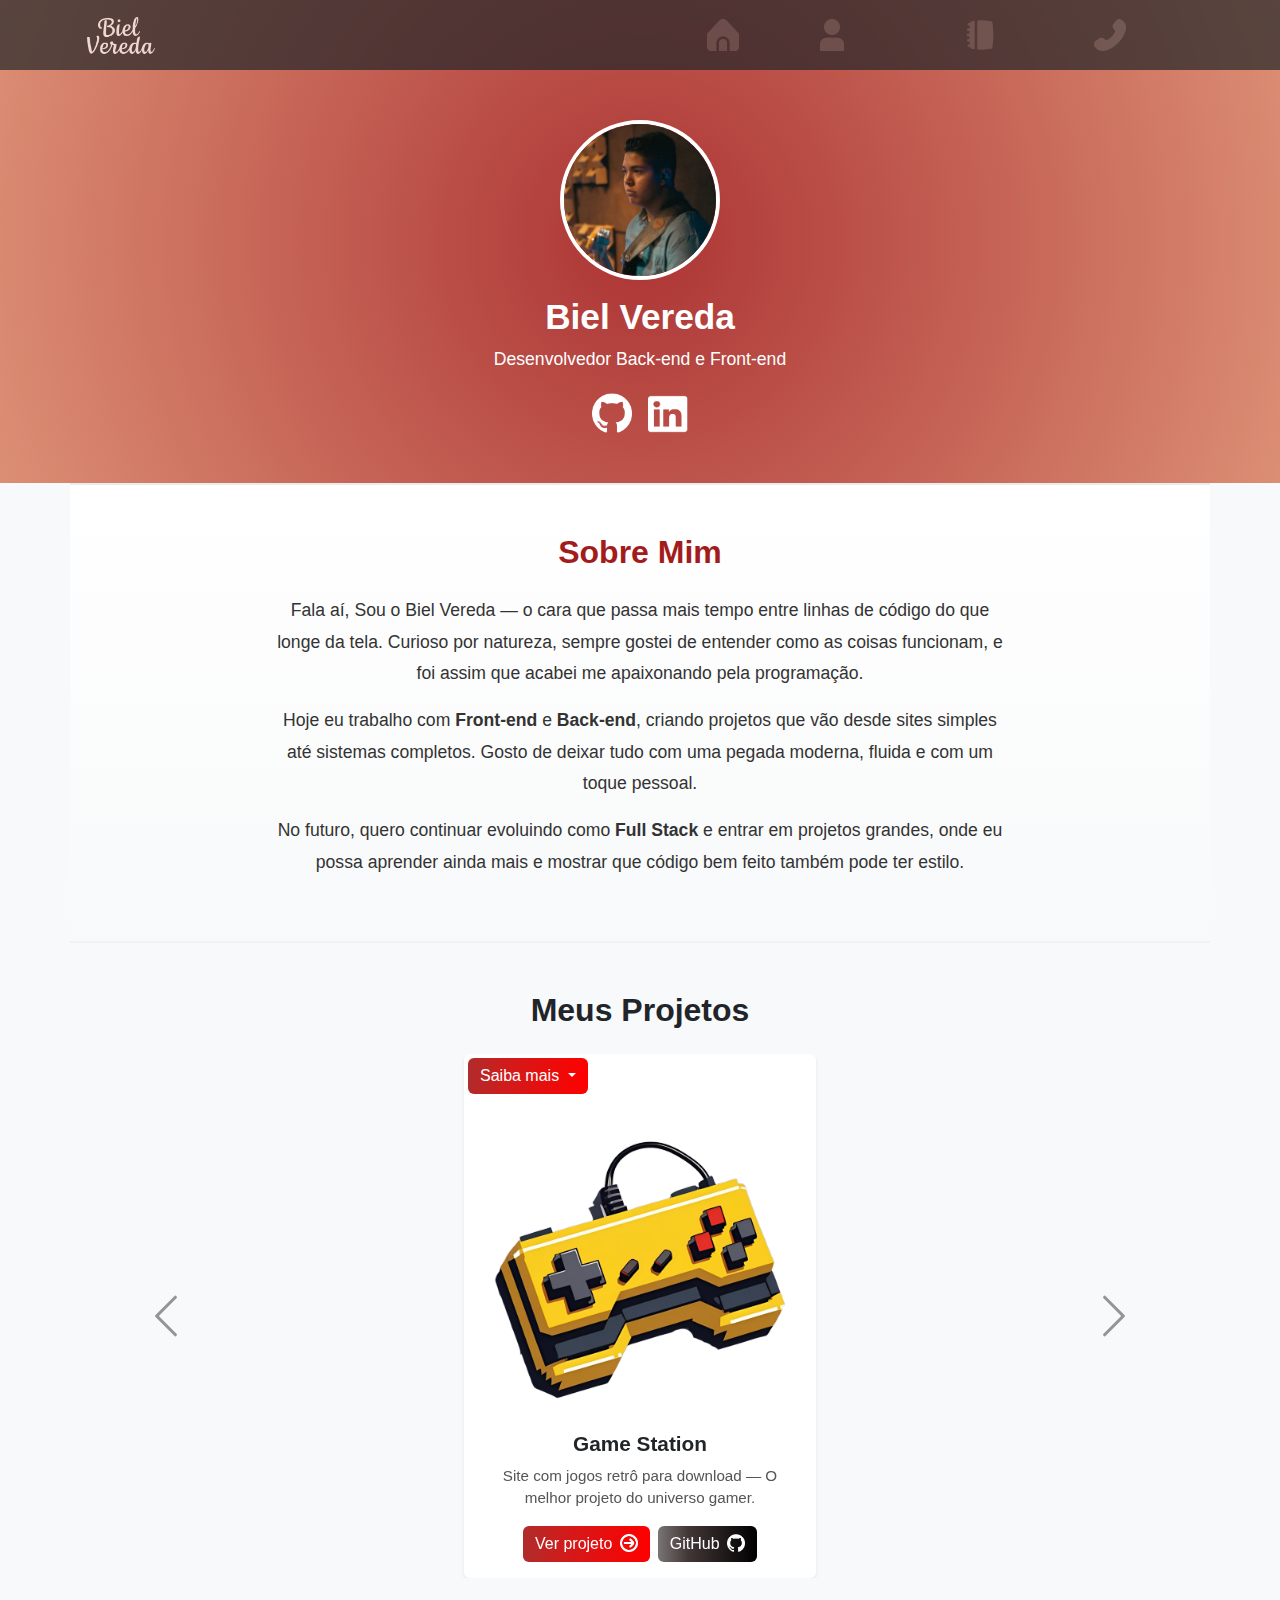
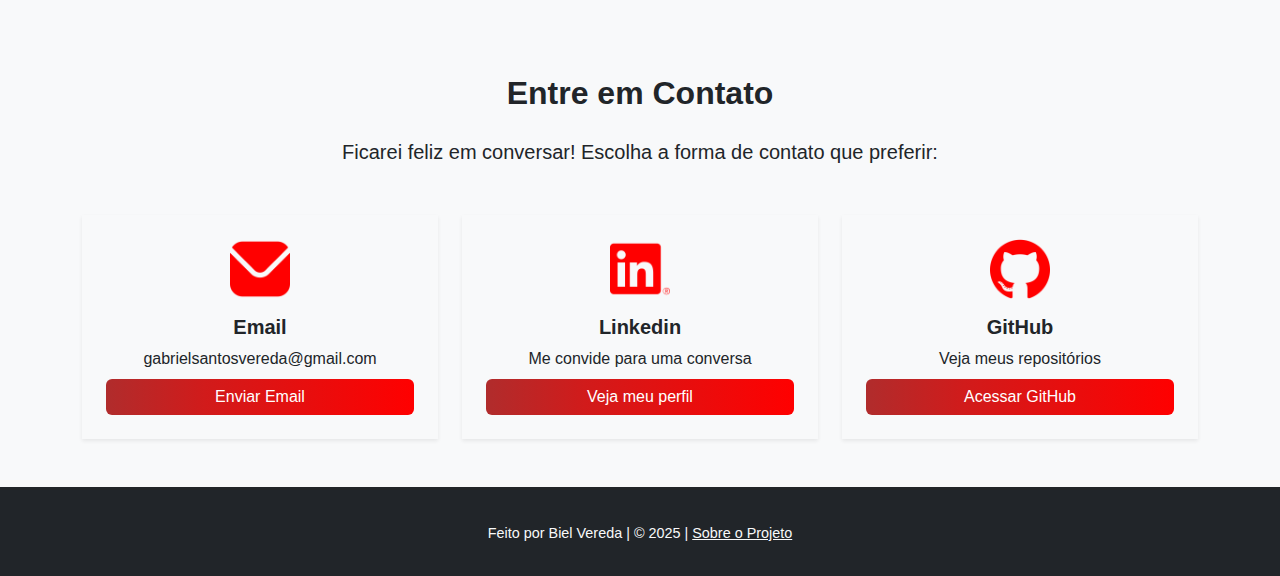
<file: Portifolio_Bootstrap/index.html>
<!DOCTYPE html>
<html lang="pt-br">

<head>
  <meta charset="UTF-8" />
  <meta name="viewport" content="width=device-width, initial-scale=1" />
  <title>Portfólio - Biel Vereda</title>
  <link rel="icon" href="https://via.placeholder.com/32" type="image/png" />
  <link href="https://cdn.jsdelivr.net/npm/bootstrap@5.3.3/dist/css/bootstrap.min.css" rel="stylesheet" />
  <link rel="stylesheet" href="./src/assets/styles/style.css" />

  <link rel="icon" href="./src/assets/images/icons/logo-site.png" type="image/png" />
  <link rel="shortcut icon" href="./src/assets/images/icons/logo-site.png" type="image/png" />
</head>

<body>
  <!-- ===== NAVBAR ===== -->
  <nav class="navbar navbar-expand-lg navbar-dark bg-dark fixed-top">
    <div class="container">
      <a class="navbar-brand" href="#">
        <img src="./src/assets/images/icons/logo.png" alt="Logo Biel Vereda" height="40" />
      </a>

      <button class="navbar-toggler" type="button" data-bs-toggle="collapse" data-bs-target="#navbarNav">
        <span class="navbar-toggler-icon"></span>
      </button>

      <div class="collapse navbar-collapse justify-content-end" id="navbarNav">
        <ul class="navbar-nav align-items-center">
          <li class="nav-item mx-0">
            <a class="nav-link d-flex align-items-center" href="#hero">
              <img src="./src/assets/images/icons/casa.png" alt="Início" class="nav-icon" />
              <span>Início</span>
            </a>
          </li>
          <li class="nav-item mx-0">
            <a class="nav-link d-flex align-items-center" href="#sobre">
              <img src="./src/assets/images/icons/sobre.png" alt="Sobre Mim" class="nav-icon" />
              <span>Sobre mim</span>
            </a>
          </li>
          <li class="nav-item mx-0">
            <a class="nav-link d-flex align-items-center" href="#projetos">
              <img src="./src/assets/images/icons/caderno.png" alt="Projetos" class="nav-icon" />
              <span>Projetos</span>
            </a>
          </li>
          <li class="nav-item mx-0">
            <a class="nav-link d-flex align-items-center" href="#contato">
              <img src="./src/assets/images/icons/telefone.png" alt="Contato" class="nav-icon" />
              <span>Contato</span>
            </a>
          </li>
        </ul>
      </div>
    </div>
  </nav>

  <!-- ===== HERO ===== -->
  <section id="hero" class="hero text-center">
    <img src="./src/assets/images/GabrielVereda.jpg" alt="Foto do Biel Vereda" class="rounded-circle mb-3" width="180"
      height="180" />
    <h1 class="fw-bold">Biel Vereda</h1>
    <p class="lead">Desenvolvedor Back-end e Front-end</p>

    <div class="d-flex justify-content-center gap-3 mt-3" id="logos">
      <a href="https://github.com/BielVereda" target="_blank" aria-label="GitHub">
        <img src="./src/assets/images/icons/github.png" alt="GitHub" />
      </a>
      <a href="https://www.linkedin.com/in/gabriel-vereda/" target="_blank" aria-label="LinkedIn">
        <img src="./src/assets/images/icons/linkedin.png" alt="LinkedIn" />
      </a>
    </div>
  </section>

  <!-- ===== SOBRE MIM ===== -->
  <section id="sobre" class="sobre container py-5">
    <h2 class="text-center mb-4">Sobre Mim</h2>
    <div class="row justify-content-center align-items-center">
      <div class="col-md-8 text-center">
        <p class="lead">
          Fala aí, Sou o <strong>Biel Vereda</strong> — o cara que passa mais
          tempo entre linhas de código do que longe da tela. Curioso por
          natureza, sempre gostei de entender como as coisas funcionam, e foi
          assim que acabei me apaixonando pela programação.
        </p>
        <p>
          Hoje eu trabalho com <strong>Front-end</strong> e
          <strong>Back-end</strong>, criando projetos que vão desde sites
          simples até sistemas completos. Gosto de deixar tudo com uma pegada
          moderna, fluida e com um toque pessoal.
        </p>
        <p>
          No futuro, quero continuar evoluindo como
          <strong>Full Stack</strong> e entrar em projetos grandes, onde eu
          possa aprender ainda mais e mostrar que código bem feito também pode
          ter estilo.
        </p>
      </div>
    </div>
  </section>

  <!-- ===== PROJETOS ===== -->
  <section id="projetos" class="container py-5">
    <h2 class="text-center mb-4">Meus Projetos</h2>

    <div id="carouselProjetos" class="carousel slide carousel-fade" data-bs-ride="carousel" data-bs-interval="4500">
      <div class="carousel-inner">
        <!-- Projeto 1 -->
        <div class="carousel-item active">
          <div class="card shadow-sm mx-auto" style="max-width: 22rem">
            <div class="dropdown mt-1 ms-1">
              <button class="btn btn-secondary dropdown-toggle" type="button" id="dropdownProjeto1"
                data-bs-toggle="dropdown" aria-expanded="false">
                Saiba mais
              </button>

              <ul class="dropdown-menu" aria-labelledby="dropdownProjeto1">
                <li>
                  <span class="dropdown-item-text">
                    O Game Station é um site onde eu disponibilizo jogos clássicos de consoles antigos — GBA, GBC, PS1,
                    PSP,
                    Nintendo DS e 3DS — tudo de forma gratuita, com os arquivos hospedados no Google Drive.
                  </span>
                  <span class="dropdown-item-text">
                    A ideia era criar um refúgio pra quem ama os games retrô e quer reviver aquela vibe raiz utilizando
                    vários
                    emuladores diferentes.
                  </span>
                  <span class="dropdown-item-text">
                    O layout é limpo, direto ao ponto e com aquele toque de nostalgia que só quem cresceu jogando
                    Pokémon FireRed
                    entende.
                  </span>
                </li>
              </ul>
            </div>

            <div class="card-img-wrapper">
              <img src="./src/assets/images/projects/GameStation.svg" class="card-img-top" alt="Projeto Game Station" />
            </div>
            <div class="card-body text-center">
              <h5 class="card-title">Game Station</h5>
              <p class="card-text">
                Site com jogos retrô para download — O melhor projeto do
                universo gamer.
              </p>
              <div class="d-flex justify-content-center gap-2">
                <a href="https://gamestationvereda.vercel.app/" class="btn btn-primary" target="_blank">
                  Ver projeto
                  <img src="./src/assets/images/icons/seta.png" alt="Seta" width="18" height="18" />
                </a>
                <a href="https://github.com/BielVereda/Game_Station.git" class="btn btn-github" target="_blank">
                  GitHub
                  <img src="./src/assets/images/icons/github.png" alt="GitHub" width="18" height="18" />
                </a>
              </div>
            </div>
          </div>
        </div>

        <!-- Projeto 2 -->
        <div class="carousel-item">
          <div class="card shadow-sm mx-auto" style="max-width: 22rem">
            <div class="dropdown mt-1 ms-1">
              <button class="btn btn-secondary dropdown-toggle" type="button" id="dropdownProjeto1"
                data-bs-toggle="dropdown" aria-expanded="false">
                Saiba mais
              </button>
              <ul class="dropdown-menu" aria-labelledby="dropdownProjeto1">
                <li>
                  <span class="dropdown-item-text">
                    Esse projeto nasceu dentro do SENAI, mas o bagulho ficou
                    tão bonito que dava pra lançar no mercado fácil.</span>
                  <span class="dropdown-item-text">
                    O DataCenter SENAI é um site completo que reúne
                    informações, ferramentas e conteúdos criados pros alunos e
                    professores.</span>
                  <span class="dropdown-item-text">
                    Eu e minha equipe fizemos questão de deixar o visual
                    moderno, leve e responsivo — cada detalhe do design foi
                    pensado para manter o padrão SENAI de qualidade.</span>
                  <span class="dropdown-item-text">
                    É um dos meus projetos mais bem estruturados em HTML, CSS
                    e JS — um verdadeiro modelo de organização e design.
                  </span>
                </li>
              </ul>
            </div>
            <div class="card-img-wrapper">
              <img src="./src/assets/images/projects/SENAI.svg" class="card-img-top" alt="Projeto DataCenter SENAI" />
            </div>
            <div class="card-body text-center">
              <h5 class="card-title">DataCenter SENAI</h5>
              <p class="card-text">
                Painel web moderno baseado em HTML, CSS e JS — Estilo SENAI.
              </p>
              <div class="d-flex justify-content-center gap-2">
                <a href="https://data-center-senai.vercel.app/" class="btn btn-primary" target="_blank">
                  Ver projeto
                  <img src="./src/assets/images/icons/seta.png" alt="Seta" width="18" height="18" />
                </a>
                <a href="https://github.com/BielVereda/DataCenter_SENAI.git" class="btn btn-github" target="_blank">
                  GitHub
                  <img src="./src/assets/images/icons/github.png" alt="GitHub" width="18" height="18" />
                </a>
              </div>
            </div>
          </div>
        </div>

        <!-- Projeto 3 -->
        <div class="carousel-item">
          <div class="card shadow-sm mx-auto" style="max-width: 22rem">
            <div class="dropdown mt-1 ms-1">
              <button class="btn btn-secondary dropdown-toggle" type="button" id="dropdownProjeto1"
                data-bs-toggle="dropdown" aria-expanded="false">
                Saiba mais
              </button>
              <ul class="dropdown-menu" aria-labelledby="dropdownProjeto1">
                <li>
                  <span class="dropdown-item-text">
                    O Portal de Denúncia é uma plataforma que permite que
                    pessoas façam denúncias de forma segura, com anonimato e
                    facilidade.</span>
                  <span class="dropdown-item-text">
                    A ideia principal é ajudar quem precisa falar, mas tem
                    medo de se expor — tudo com uma interface simples e
                    objetiva.</span>
                  <span class="dropdown-item-text">
                    O design foi pensado pra transmitir confiança e seriedade,
                    mas sem deixar de ser moderno.</span>
                </li>
              </ul>
            </div>
            <div class="card-img-wrapper">
              <img src="./src/assets/images/projects/DenunciaAnonima.png" class="card-img-top"
                alt="Projeto Portal de Denúncia" />
            </div>
            <div class="card-body text-center">
              <h5 class="card-title">Portal de Denúncia</h5>
              <p class="card-text">
                Sistema web para denúncias anônimas — Segurança e cidadania
                juntas.
              </p>
              <div class="d-flex justify-content-center gap-2">
                <a href="https://site-denuncia-safe-speak.vercel.app/" class="btn btn-primary" target="_blank">
                  Ver projeto
                  <img src="./src/assets/images/icons/seta.png" alt="Seta" width="18" height="18" />
                </a>
                <a href="https://github.com/BielVereda/Site_Denuncia.git" class="btn btn-github" target="_blank">
                  GitHub
                  <img src="./src/assets/images/icons/github.png" alt="GitHub" width="18" height="18" />
                </a>
              </div>
            </div>
          </div>
        </div>
      </div>

      <button class="carousel-control-prev" type="button" data-bs-target="#carouselProjetos" data-bs-slide="prev">
        <span class="carousel-control-prev-icon"></span>
        <span class="visually-hidden">Anterior</span>
      </button>
      <button class="carousel-control-next" type="button" data-bs-target="#carouselProjetos" data-bs-slide="next">
        <span class="carousel-control-next-icon"></span>
        <span class="visually-hidden">Próximo</span>
      </button>
    </div>
  </section>

  <!-- ===== CONTATO ===== -->
  <section id="contato" class="py-5">
    <div class="container text-center">
      <h2 class="fw-bold mb-4">Entre em Contato</h2>
      <p class="lead mb-5">
        Ficarei feliz em conversar! Escolha a forma de contato que preferir:
      </p>

      <div class="row justify-content-center g-4">

        <!-- Email -->
        <div class="col-md-4">
          <div class="contact-card p-4 shadow-sm">
            <img src="./src/assets/images/icons/envelope_vermelho.png" width="60" class="mb-3" alt="Email" />
            <h5 class="fw-bold">Email</h5>
            <p class="mb-2">gabrielsantosvereda@gmail.com</p>
            <a href="mailto:gabrielsantosvereda@gmail.com" class="btn btn-primary w-100">
              Enviar Email
            </a>
          </div>
        </div>

        <div class="col-md-4">
          <div class="contact-card p-4 shadow-sm">
            <img src="./src/assets/images/icons/linkedin_vermelho.png" width="60" class="mb-3" alt="Linkedin" />
            <h5 class="fw-bold">Linkedin</h5>
            <p class="mb-2">Me convide para uma conversa</p>
            <a href="www.linkedin.com/in/gabriel-vereda" class="btn btn-primary w-100">
              Veja meu perfil
            </a>
          </div>
        </div>

        <!-- GitHub -->
        <div class="col-md-4">
          <div class="contact-card p-4 shadow-sm">
            <img src="./src/assets/images/icons/github_vermelho.png" width="60" class="mb-3" alt="GitHub" />
            <h5 class="fw-bold">GitHub</h5>
            <p class="mb-2">Veja meus repositórios</p>
            <a href="https://github.com/BielVereda" target="_blank" class="btn btn-dark w-100">
              Acessar GitHub
            </a>
          </div>
        </div>

      </div>
    </div>
  </section>


  <!-- ===== FOOTER ===== -->
  <footer id="contato" class="bg-dark text-light text-center py-3">
    <p>
      Feito por Biel Vereda | © 2025 |
      <a href="./src/assets/pages/sobre.html" class="text-light text-decoration-underline">Sobre o Projeto</a>
    </p>
  </footer>

  <script src="https://cdn.jsdelivr.net/npm/bootstrap@5.3.3/dist/js/bootstrap.bundle.min.js"></script>
  <script src="./src/assets/js/rolagem_suave.js"></script>
</body>

</html>
</file>
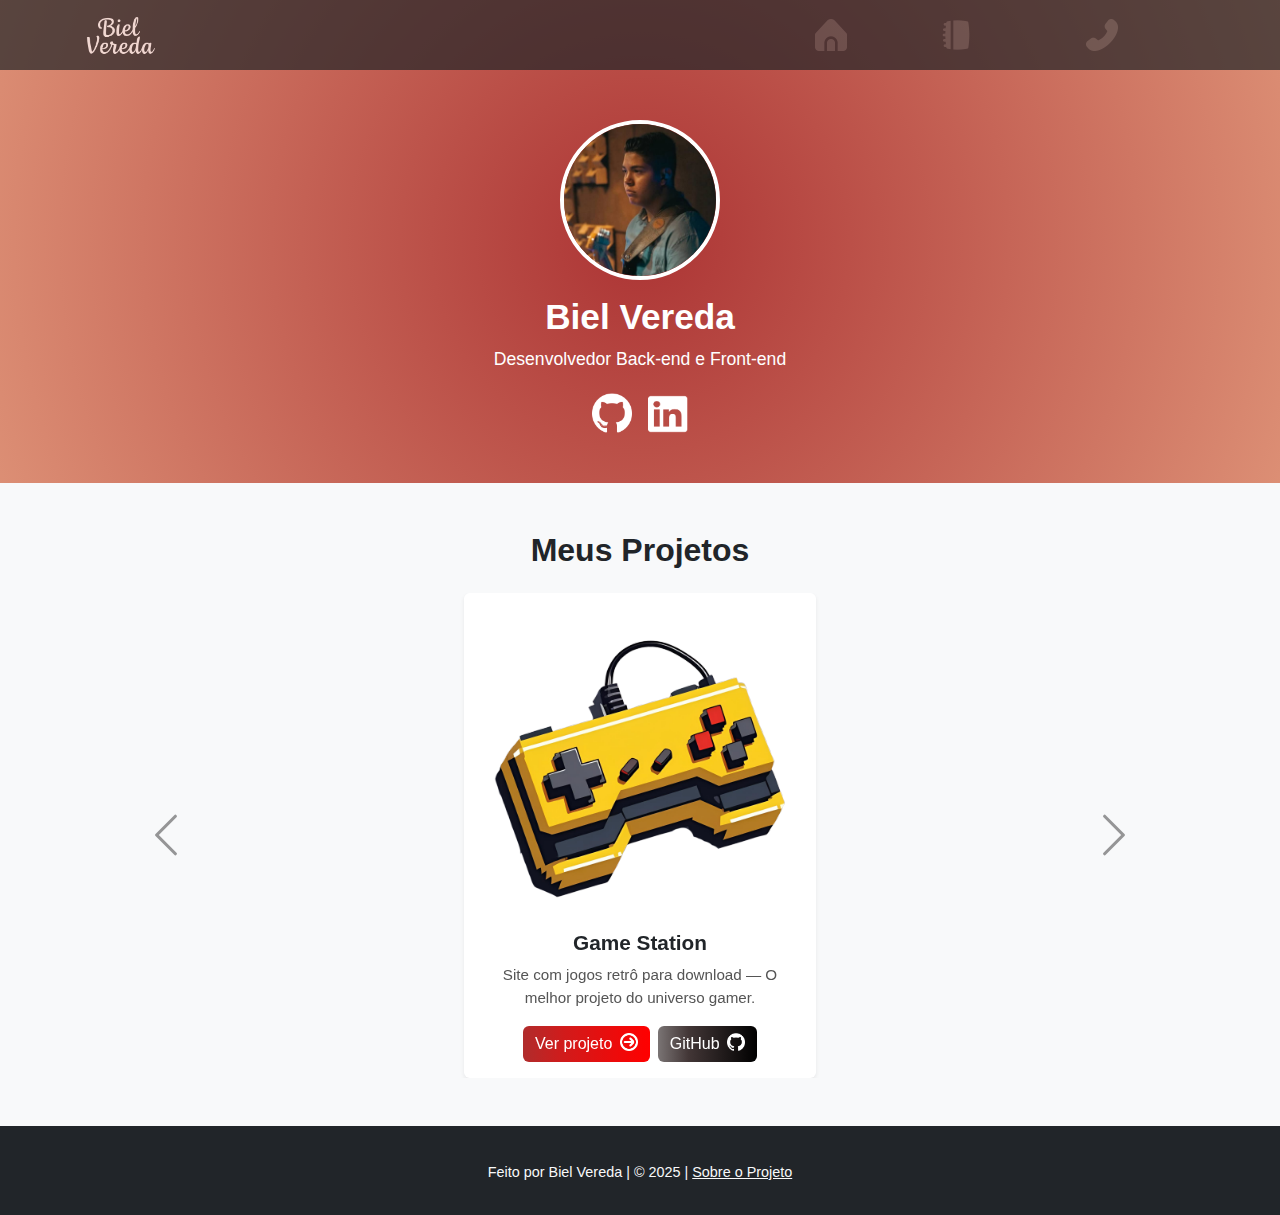
<file: Portifolio_Bootstrap/src/pages/index.html>
<!DOCTYPE html>
<html lang="pt-br">

<head>
  <meta charset="UTF-8">
  <meta name="viewport" content="width=device-width, initial-scale=1">
  <title>Portfólio - Biel Vereda</title>
  <link rel="icon" href="https://via.placeholder.com/32" type="image/png">
  <link href="https://cdn.jsdelivr.net/npm/bootstrap@5.3.3/dist/css/bootstrap.min.css" rel="stylesheet">
  <link rel="stylesheet" href="./../assets/styles/style.css">

  <link rel="icon" href="./../assets/images/icons/logo.png" type="image/png">
  <link rel="shortcut icon" href="./../assets/images/icons/logo-site.png" type="image/png">

</head>

<body>
  <!-- ===== NAVBAR ===== -->
  <nav class="navbar navbar-expand-lg navbar-dark bg-dark fixed-top">
    <div class="container">
      <a class="navbar-brand" href="#">
        <img src="./../assets/images/icons/logo.png" alt="Logo Biel Vereda" height="40">
      </a>

      <button class="navbar-toggler" type="button" data-bs-toggle="collapse" data-bs-target="#navbarNav">
        <span class="navbar-toggler-icon"></span>
      </button>

      <div class="collapse navbar-collapse justify-content-end" id="navbarNav">
        <ul class="navbar-nav align-items-center">
          <li class="nav-item mx-2">
            <a class="nav-link d-flex align-items-center" href="#hero">
              <img src="./../assets/images/icons/casa.png" alt="Início" class="nav-icon">
              <span>Início</span>
            </a>
          </li>
          <li class="nav-item mx-2">
            <a class="nav-link d-flex align-items-center" href="#projetos">
              <img src="./../assets/images/icons/caderno.png" alt="Projetos" class="nav-icon">
              <span>Projetos</span>
            </a>
          </li>
          <li class="nav-item mx-2">
            <a class="nav-link d-flex align-items-center" href="#contato">
              <img src="./../assets/images/icons/telefone.png" alt="Contato" class="nav-icon">
              <span>Contato</span>
            </a>
          </li>
        </ul>
      </div>
    </div>
  </nav>

  <!-- ===== HERO ===== -->
  <section id="hero" class="hero text-center">
    <img src="./../assets/images/GabrielVereda.jpg" alt="Foto do Biel Vereda" class="rounded-circle mb-3" width="180"
      height="180">
    <h1 class="fw-bold">Biel Vereda</h1>
    <p class="lead">Desenvolvedor Back-end e Front-end</p>

    <div class="d-flex justify-content-center gap-3 mt-3" id="logos">
      <a href="https://github.com/BielVereda" target="_blank" aria-label="GitHub">
        <img src="./../assets/images/icons/github.png" alt="GitHub">
      </a>
      <a href="https://www.linkedin.com/in/gabriel-vereda/" target="_blank" aria-label="LinkedIn">
        <img src="./../assets/images/icons/linkedin.png" alt="LinkedIn">
      </a>
    </div>
  </section>

  <!-- ===== PROJETOS ===== -->
  <section id="projetos" class="container py-5">
    <h2 class="text-center mb-4">Meus Projetos</h2>

    <div id="carouselProjetos" class="carousel slide carousel-fade" data-bs-ride="carousel" data-bs-interval="4500">
      <div class="carousel-inner">

        <!-- Projeto 1 -->
        <div class="carousel-item active">
          <div class="card shadow-sm mx-auto" style="max-width: 22rem;">
            <div class="card-img-wrapper">
              <img src="./../assets/images/projects/GameStation.svg" class="card-img-top" alt="Projeto Game Station">
            </div>
            <div class="card-body text-center">
              <h5 class="card-title">Game Station</h5>
              <p class="card-text">Site com jogos retrô para download — O melhor projeto do universo gamer.</p>
              <div class="d-flex justify-content-center gap-2">
                <a href="https://gamestationvereda.vercel.app/" class="btn btn-primary" target="_blank">
                  Ver projeto <img src="./../assets/images/icons/seta.png" alt="Seta" width="18" height="18">
                </a>
                <a href="https://github.com/BielVereda/Game_Station.git" class="btn btn-github" target="_blank">
                  GitHub <img src="./../assets/images/icons/github.png" alt="GitHub" width="18" height="18">
                </a>
              </div>
            </div>
          </div>
        </div>

        <!-- Projeto 2 -->
        <div class="carousel-item">
          <div class="card shadow-sm mx-auto" style="max-width: 22rem;">
            <div class="card-img-wrapper">
              <img src="./../assets/images/projects/SENAI.svg" class="card-img-top" alt="Projeto DataCenter SENAI">
            </div>
            <div class="card-body text-center">
              <h5 class="card-title">DataCenter SENAI</h5>
              <p class="card-text">Painel web moderno baseado em HTML, CSS e JS — Estilo SENAI.</p>
              <div class="d-flex justify-content-center gap-2">
                <a href="https://data-center-senai.vercel.app/" class="btn btn-primary" target="_blank">
                  Ver projeto <img src="./../assets/images/icons/seta.png" alt="Seta" width="18" height="18">
                </a>
                <a href="https://github.com/BielVereda/DataCenter_SENAI.git" class="btn btn-github" target="_blank">
                  GitHub <img src="./../assets/images/icons/github.png" alt="GitHub" width="18" height="18">
                </a>
              </div>
            </div>
          </div>
        </div>

        <!-- Projeto 3 -->
        <div class="carousel-item">
          <div class="card shadow-sm mx-auto" style="max-width: 22rem;">
            <div class="card-img-wrapper">
              <img src="./../assets/images/projects/DenunciaAnonima.png" class="card-img-top"
                alt="Projeto Portal de Denúncia">
            </div>
            <div class="card-body text-center">
              <h5 class="card-title">Portal de Denúncia</h5>
              <p class="card-text">Sistema web para denúncias anônimas — Segurança e cidadania juntas.</p>
              <div class="d-flex justify-content-center gap-2">
                <a href="https://site-denuncia-safe-speak.vercel.app/" class="btn btn-primary" target="_blank">
                  Ver projeto <img src="./../assets/images/icons/seta.png" alt="Seta" width="18" height="18">
                </a>
                <a href="https://github.com/BielVereda/Site_Denuncia.git" class="btn btn-github" target="_blank">
                  GitHub <img src="./../assets/images/icons/github.png" alt="GitHub" width="18" height="18">
                </a>
              </div>
            </div>
          </div>
        </div>

      </div>

      <button class="carousel-control-prev" type="button" data-bs-target="#carouselProjetos" data-bs-slide="prev">
        <span class="carousel-control-prev-icon"></span>
        <span class="visually-hidden">Anterior</span>
      </button>
      <button class="carousel-control-next" type="button" data-bs-target="#carouselProjetos" data-bs-slide="next">
        <span class="carousel-control-next-icon"></span>
        <span class="visually-hidden">Próximo</span>
      </button>
    </div>
  </section>

  <!-- ===== FOOTER ===== -->
  <footer id="contato" class="bg-dark text-light text-center py-3">
    <p>Feito por Biel Vereda | © 2025 | <a href="#" class="text-light text-decoration-underline">Sobre o Projeto</a></p>
  </footer>

  <script src="https://cdn.jsdelivr.net/npm/bootstrap@5.3.3/dist/js/bootstrap.bundle.min.js"></script>
</body>

</html>
</file>
<file: Portifolio_Bootstrap/src/assets/styles/style.css>
/* ===== RESET ===== */
* {
  margin: 0;
  padding: 0;
  box-sizing: border-box;
  border: none;
}

body {
  background-color: #f8f9fa;
  font-family: "Segoe UI", Tahoma, Geneva, Verdana, sans-serif;
  color: #212529;
  scroll-behavior: smooth;
}

html {
  scroll-behavior: smooth;
}

/* ===== NAVBAR ===== */
.navbar {
  background-color: #1a1a1a;
  padding: 10px 0;
  margin-right: 0;
  opacity: 0.7;
  z-index: 9;
}

/* Logo */
.navbar-brand img {
  transition: transform 0.3s ease;
  opacity: 1;
  z-index: 10;
}

.navbar-brand img:hover {
  transform: scale(1.05);
  opacity: 1;
}

/* Itens do menu */
.navbar-nav {
  display: flex;
  align-items: center;
  gap: 15px;
  opacity: 1;
  z-index: 10;
}

/* Ícones da navbar */
.nav-icon {
  width: 32px;
  height: 32px;
  filter: invert(0.7);
  transition: filter 0.3s ease;
  flex-shrink: 0;
}

/* Ícone no hover */
.nav-link:hover .nav-icon {
  filter: invert(0);
}

/* Link base */
.nav-link {
  display: flex;
  align-items: center;
  color: white !important;
  transition: color 0.3s ease, text-shadow 0.3s ease;
  gap: 8px;
}

/* Efeito de luz no hover */
.nav-link:hover {
  text-shadow: 0 0 8px rgba(255, 255, 255, 0.4);
}

/* Texto do link */
.nav-link span {
  color: white;
  font-size: 1rem;
  opacity: 0;
  transform: translateX(-8px);
  transition: opacity 0.3s ease, transform 0.3s ease;
  white-space: nowrap;
}

/* Texto aparece suave */
.nav-link:hover span {
  opacity: 1;
  transform: translateX(0);
}

/* ===== HERO ===== */
.hero {
  background: #a31c1c;
  background: radial-gradient(
    circle,
    rgba(163, 28, 28, 0.89) 0%,
    rgba(217, 131, 102, 0.9) 100%
  );
  color: white;
  text-align: center;
  padding: 80px 20px 50px;
  padding-top: 120px;
}

.hero > img {
  width: 160px;
  height: 160px;
  border-radius: 50%;
  border: 4px solid white;
  object-fit: cover;
  margin-bottom: 20px;
  transition: transform 0.3s ease;
}

.hero > img:hover {
  transform: scale(1.05);
}

.hero h1 {
  font-size: 2.2rem;
  font-weight: 700;
  margin-bottom: 8px;
}

.hero p {
  font-size: 1.1rem;
  margin-bottom: 20px;
}

/* ===== SOBRE MIM ===== */
.sobre {
  text-align: center;
  color: #212529;
  background: linear-gradient(180deg, #ffffff 0%, #f8f9fa 100%);
  border-top: 2px solid rgba(0, 0, 0, 0.05);
  border-bottom: 2px solid rgba(0, 0, 0, 0.05);
}

.sobre h2 {
  font-weight: bold;
  color: #a31c1c;
}

.sobre p {
  font-size: 1.1rem;
  line-height: 1.8;
  margin-bottom: 15px;
  color: #333;
}

#logos img {
  width: 40px !important;
  height: 40px !important;
  border: none;
  transition: transform 0.3s ease;
}

#logos img:hover {
  transform: scale(1.1);
}

/* ===== PROJETOS ===== */
#projetos h2 {
  font-weight: bold;
}

.carousel.carousel-fade .carousel-item {
  opacity: 0;
  transition: opacity 0.3s ease;
}

.carousel.carousel-fade .carousel-item.active {
  opacity: 1;
}

.carousel-control-prev-icon,
.carousel-control-next-icon {
  filter: invert(1);
  width: 50px;
  height: 50px;
  background-size: 100%, 100%;
  transition: transform 0.3s ease, opacity 0.3s ease;
  opacity: 0.8;
}

.carousel-control-prev-icon:hover,
.carousel-control-next-icon:hover {
  transform: scale(1.2);
  opacity: 1;
}

/* ===== CARDS ===== */
.card {
  border: none;
  transition: transform 0.3s ease, box-shadow 0.3s ease;
}

.card:hover {
  box-shadow: 0 8px 20px rgba(0, 0, 0, 0.15);
}

.card-title {
  font-size: 1.3rem;
  font-weight: bold;
}

.card-text {
  font-size: 0.95rem;
  color: #555;
}

.card-img-wrapper {
  padding: 30px 30px 0 30px;
}

.card-img-top {
  width: 100%;
  height: auto;
  display: block;
}

.dropdown-item-text {
  display: inline-block;
  text-align: justify;
}

.dropdown-item-text::first-letter {
  font-size: 2.8rem;
  font-weight: 700;
  color: #e30613;
  float: left;
  line-height: 1;
  padding-right: 8px;
  font-family: "Georgia", serif;
}

#dropdownProjeto1.show::after {
  transform: rotate(180deg);
}

#dropdownProjeto1::after {
  transition: transform 0.3s ease;
}

/* ===== BOTÕES ===== */
.btn img {
  margin-left: 3px;
  transition: transform 0.3s ease;
  transform: translateY(-2px);
}

.btn {
  transition: transform 0.3s ease;
  background: #b02c2c;
  background: linear-gradient(
    90deg,
    rgba(176, 44, 44, 1) 0%,
    rgba(209, 27, 27, 1) 32%,
    rgba(255, 0, 0, 1) 100%
  );
  border: none;
}

.btn:hover {
  transform: scale(1.1);
}

.btn-github {
  background: #7a7474;
  background: linear-gradient(
    90deg,
    rgba(122, 116, 116, 1) 0%,
    rgba(66, 54, 54, 1) 31%,
    rgba(0, 0, 0, 1) 100%
  ) !important;
  color: #ffffff !important;
  border: none !important;
}

/* Força o botão do dropdown a manter o gradiente */
.btn.btn-secondary.dropdown-toggle {
  background: linear-gradient(
    90deg,
    rgba(176, 44, 44, 1) 0%,
    rgba(209, 27, 27, 1) 32%,
    rgba(255, 0, 0, 1) 100%
  ) !important;
  border: none !important;
  color: #fff !important;
  transition: transform 0.3s ease;
}

/* Mantém a cor mesmo no hover, focus e active */
.btn.btn-secondary.dropdown-toggle:hover,
.btn.btn-secondary.dropdown-toggle:focus,
.btn.btn-secondary.dropdown-toggle:active,
.show > .btn.btn-secondary.dropdown-toggle {
  background: linear-gradient(
    90deg,
    rgba(176, 44, 44, 1) 0%,
    rgba(209, 27, 27, 1) 32%,
    rgba(255, 0, 0, 1) 100%
  ) !important;
  color: #fff !important;
  transform: scale(1.05);
}

/* ===== FOOTER ===== */
footer {
  background-color: #212529;
  color: white;
  font-size: 0.9rem;
}

footer a {
  color: white;
  text-decoration: underline;
}

footer a:hover {
  color: #0d6efd;
}

footer p {
  margin-top: 20px;
}
</file>
